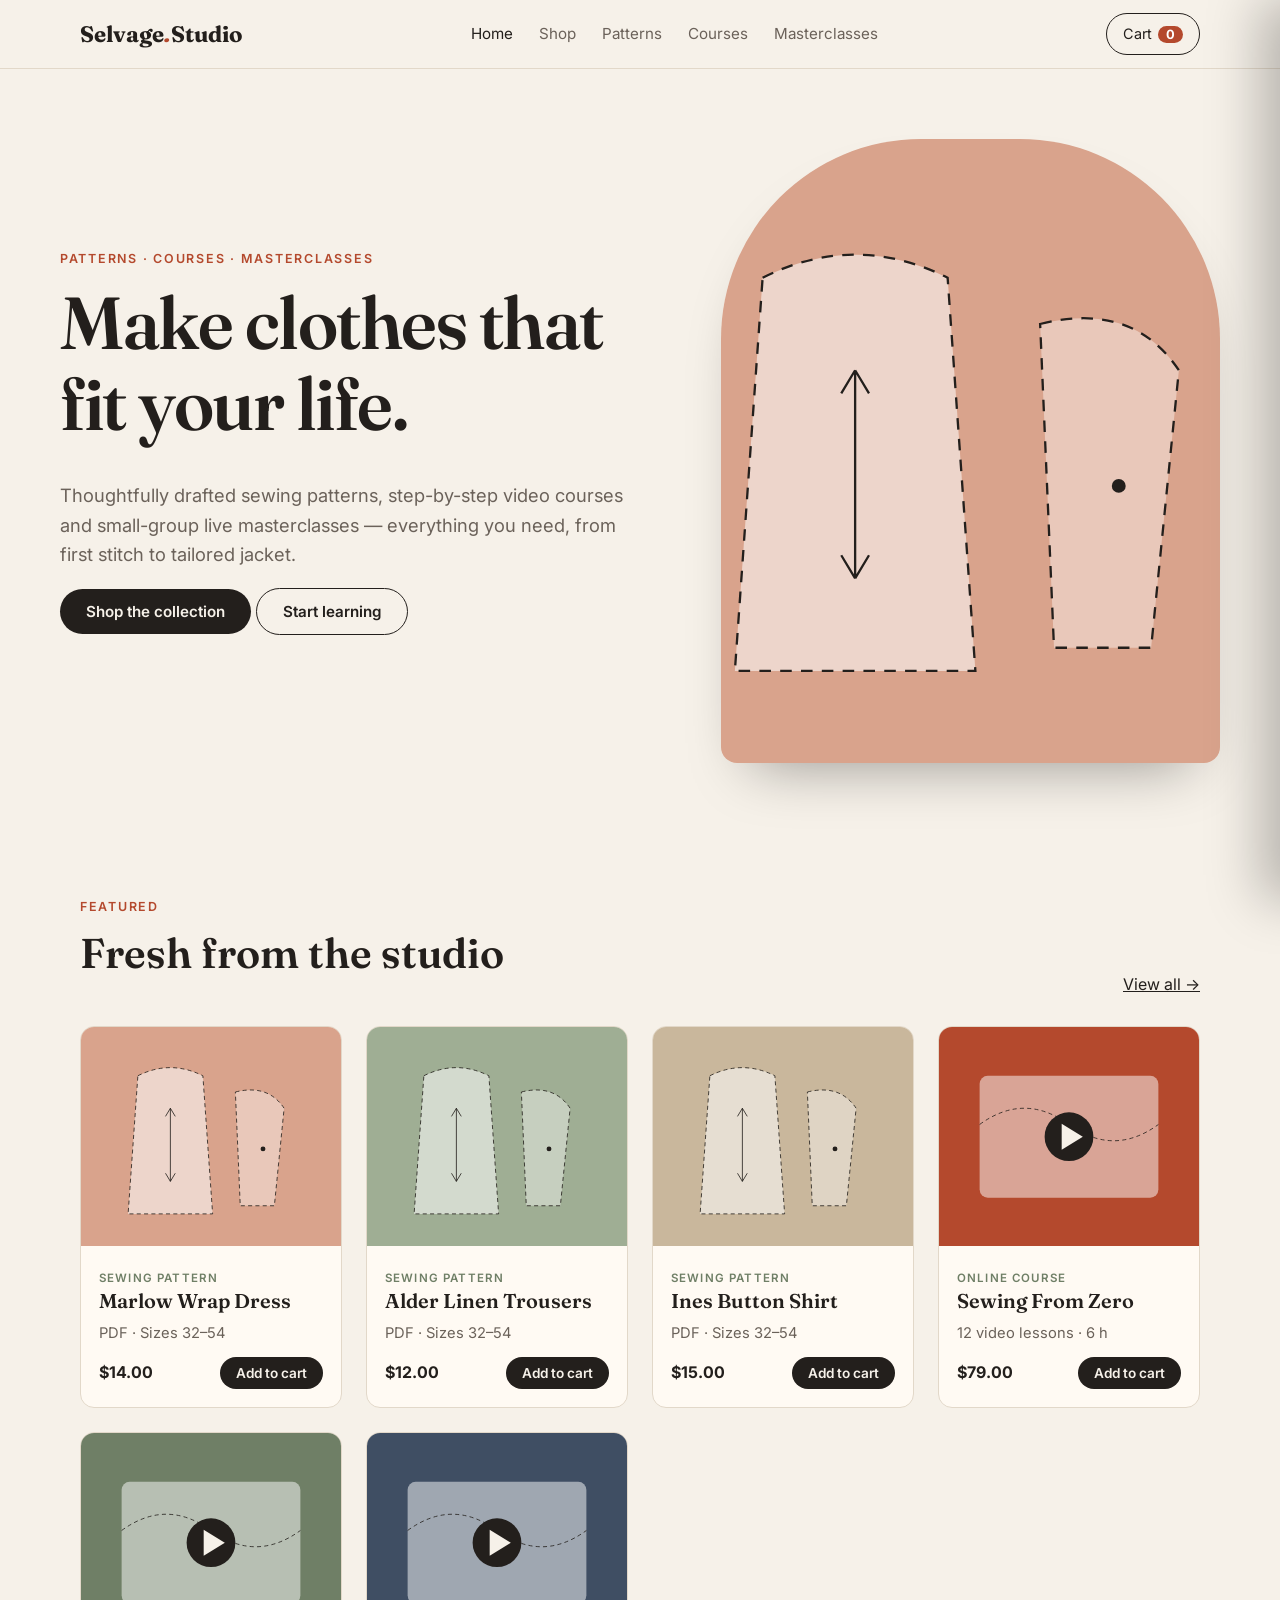
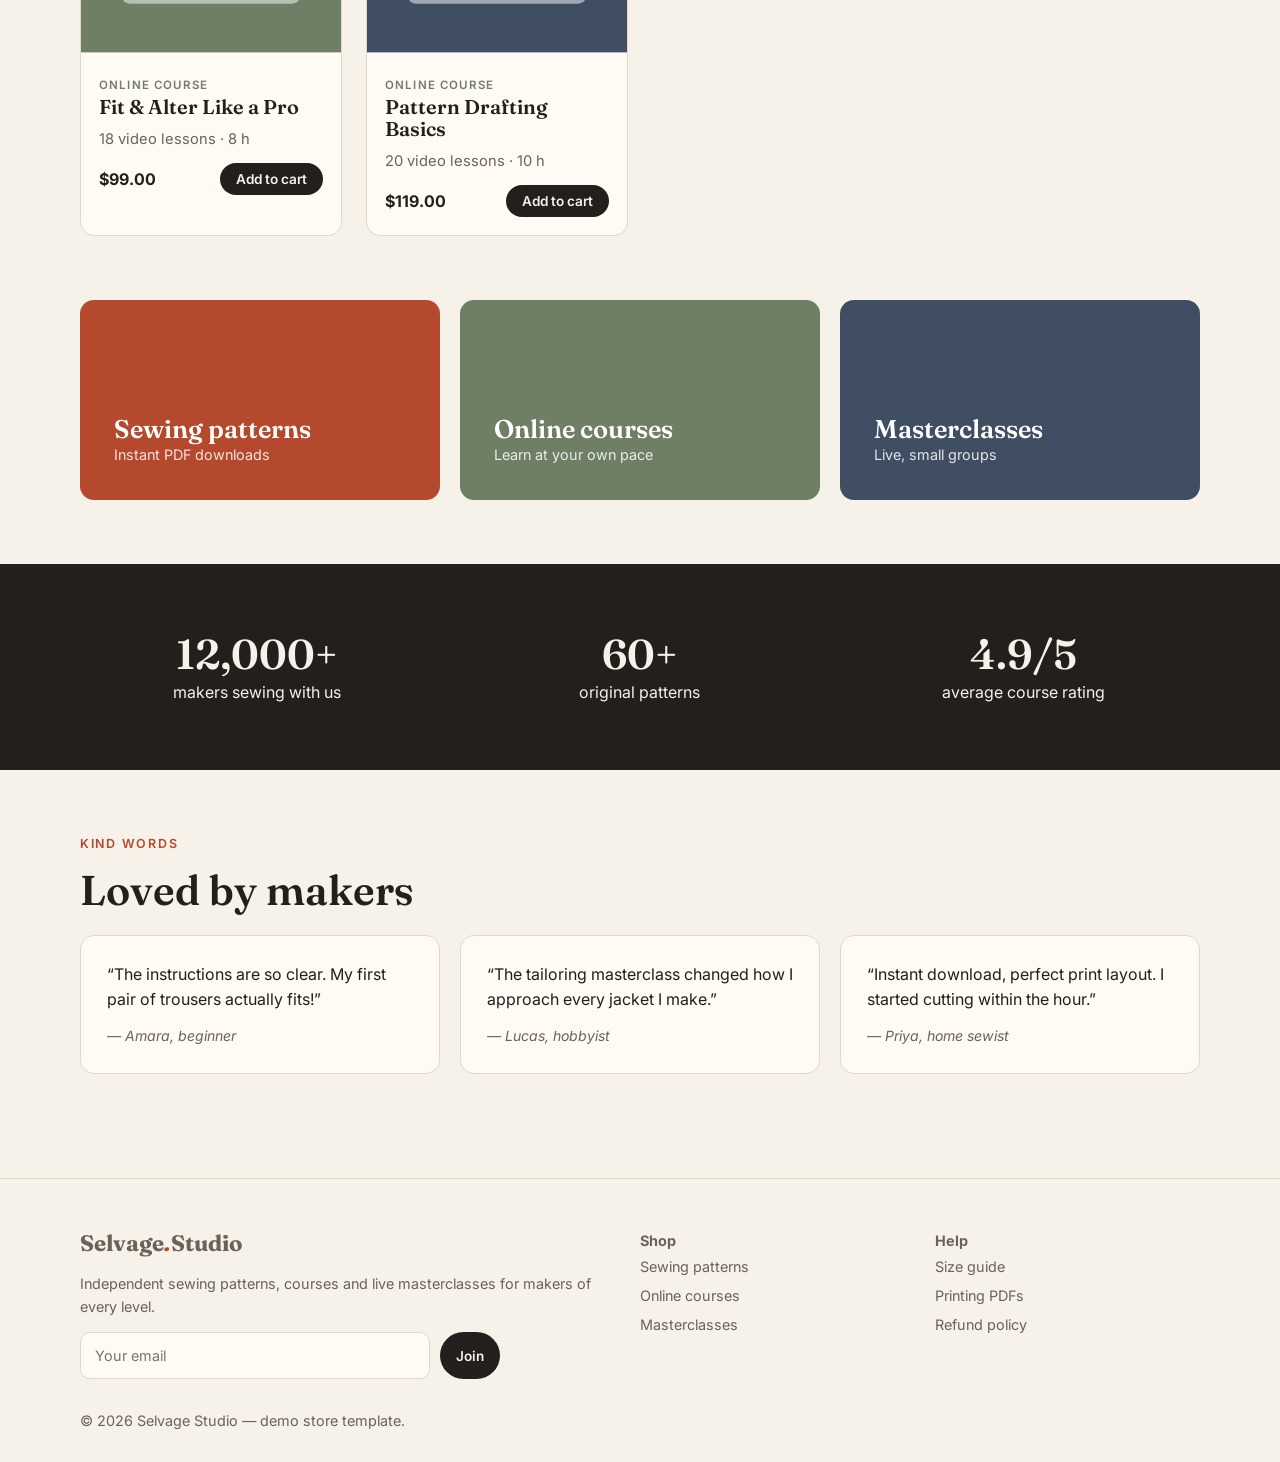
<file: index.html>
<!doctype html><html lang="en"><head><meta charset="utf-8"><meta name="viewport" content="width=device-width,initial-scale=1"><title>Selvage Studio — Sewing patterns, courses & masterclasses</title><meta name="description" content="Independent sewing patterns, online courses and live masterclasses."><link rel="icon" href="data:image/svg+xml,%3Csvg xmlns=%27http://www.w3.org/2000/svg%27 viewBox=%270 0 100 100%27%3E%3Ctext y=%27.9em%27 font-size=%2790%27%3E🧵%3C/text%3E%3C/svg%3E"><link rel="preconnect" href="https://fonts.googleapis.com"><link rel="preconnect" href="https://fonts.gstatic.com" crossorigin><link href="https://fonts.googleapis.com/css2?family=Fraunces:wght@600;700&family=Inter:wght@400;500;600&display=swap" rel="stylesheet"><link rel="stylesheet" href="css/style.css"></head>
<body data-page="home"><main><div class="wrap hero"><div><div class="eyebrow">Patterns · Courses · Masterclasses</div><h1>Make clothes that fit your life.</h1><p>Thoughtfully drafted sewing patterns, step-by-step video courses and small-group live masterclasses — everything you need, from first stitch to tailored jacket.</p><p><a class="btn" href="shop.html">Shop the collection</a> <a class="btn ghost" href="shop.html?f=course">Start learning</a></p></div><div class="heroart" id="hero"></div></div>
<section><div class="wrap"><div class="head"><div><div class="eyebrow">Featured</div><h2>Fresh from the studio</h2></div><a href="shop.html">View all →</a></div><div class="grid" id="featured"></div></div></section>
<section style="padding-top:0"><div class="wrap cats"><a class="cat reveal" style="background:#b4492d" href="shop.html?f=pattern"><h3>Sewing patterns</h3><span>Instant PDF downloads</span></a><a class="cat reveal" style="background:#6f7f66" href="shop.html?f=course"><h3>Online courses</h3><span>Learn at your own pace</span></a><a class="cat reveal" style="background:#3f4e63" href="shop.html?f=master"><h3>Masterclasses</h3><span>Live, small groups</span></a></div></section>
<section class="band"><div class="wrap"><div class="reveal"><b>12,000+</b>makers sewing with us</div><div class="reveal"><b>60+</b>original patterns</div><div class="reveal"><b>4.9/5</b>average course rating</div></div></section>
<section><div class="wrap"><div class="eyebrow">Kind words</div><h2>Loved by makers</h2><div class="quotes"><blockquote class="reveal">“The instructions are so clear. My first pair of trousers actually fits!”<cite>— Amara, beginner</cite></blockquote><blockquote class="reveal">“The tailoring masterclass changed how I approach every jacket I make.”<cite>— Lucas, hobbyist</cite></blockquote><blockquote class="reveal">“Instant download, perfect print layout. I started cutting within the hour.”<cite>— Priya, home sewist</cite></blockquote></div></div></section></main>
<script src="js/data.js"></script><script src="js/app.js"></script></body></html>
</file>
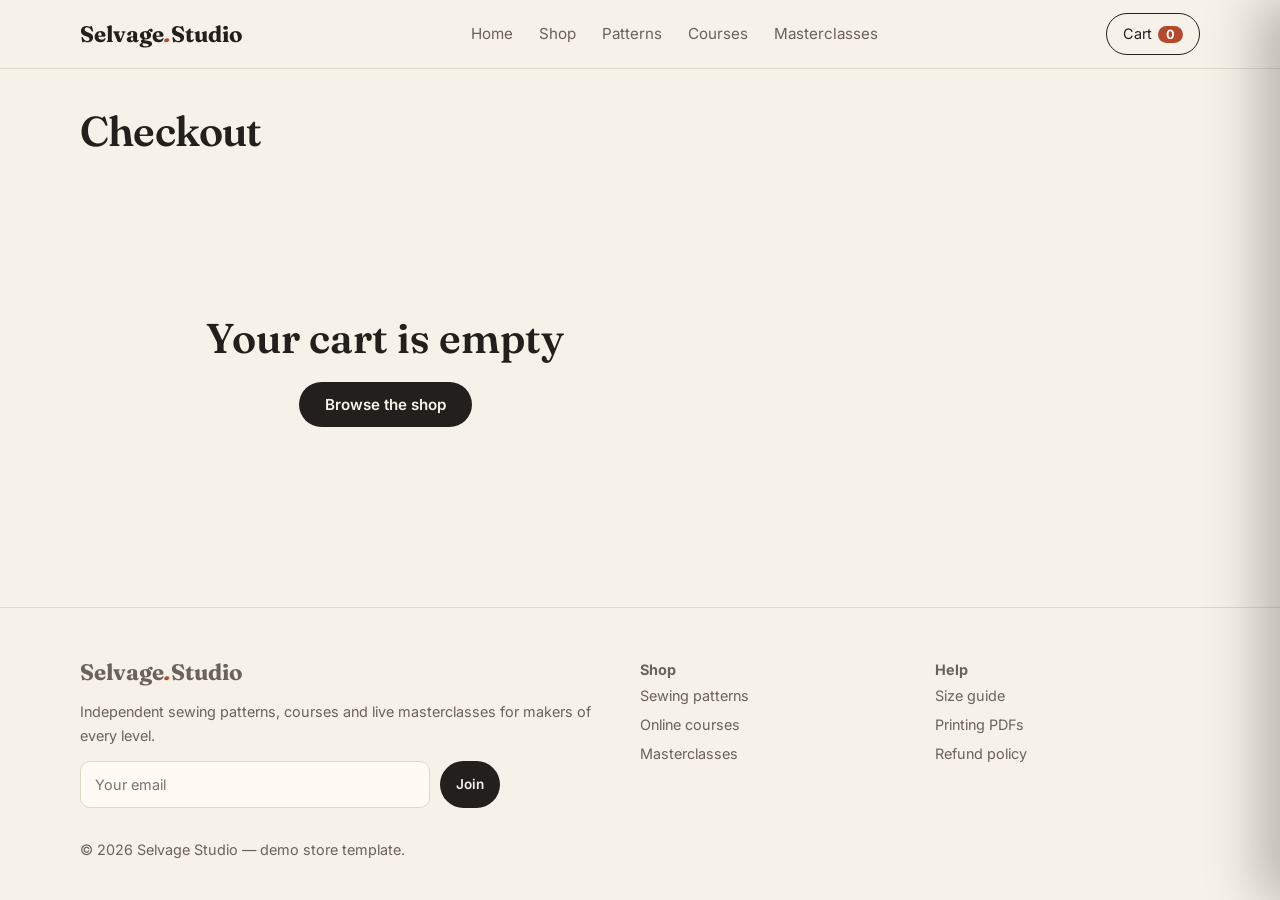
<file: checkout.html>
<!doctype html><html lang="en"><head><meta charset="utf-8"><meta name="viewport" content="width=device-width,initial-scale=1"><title>Checkout — Selvage Studio</title><meta name="description" content="Independent sewing patterns, online courses and live masterclasses."><link rel="icon" href="data:image/svg+xml,%3Csvg xmlns=%27http://www.w3.org/2000/svg%27 viewBox=%270 0 100 100%27%3E%3Ctext y=%27.9em%27 font-size=%2790%27%3E🧵%3C/text%3E%3C/svg%3E"><link rel="preconnect" href="https://fonts.googleapis.com"><link rel="preconnect" href="https://fonts.gstatic.com" crossorigin><link href="https://fonts.googleapis.com/css2?family=Fraunces:wght@600;700&family=Inter:wght@400;500;600&display=swap" rel="stylesheet"><link rel="stylesheet" href="css/style.css"></head>
<body data-page="checkout"><main class="wrap"><h1 style="font-size:2.6rem;margin-top:40px">Checkout</h1><div class="co" id="co"></div></main><script src="js/data.js"></script><script src="js/app.js"></script></body></html>
</file>
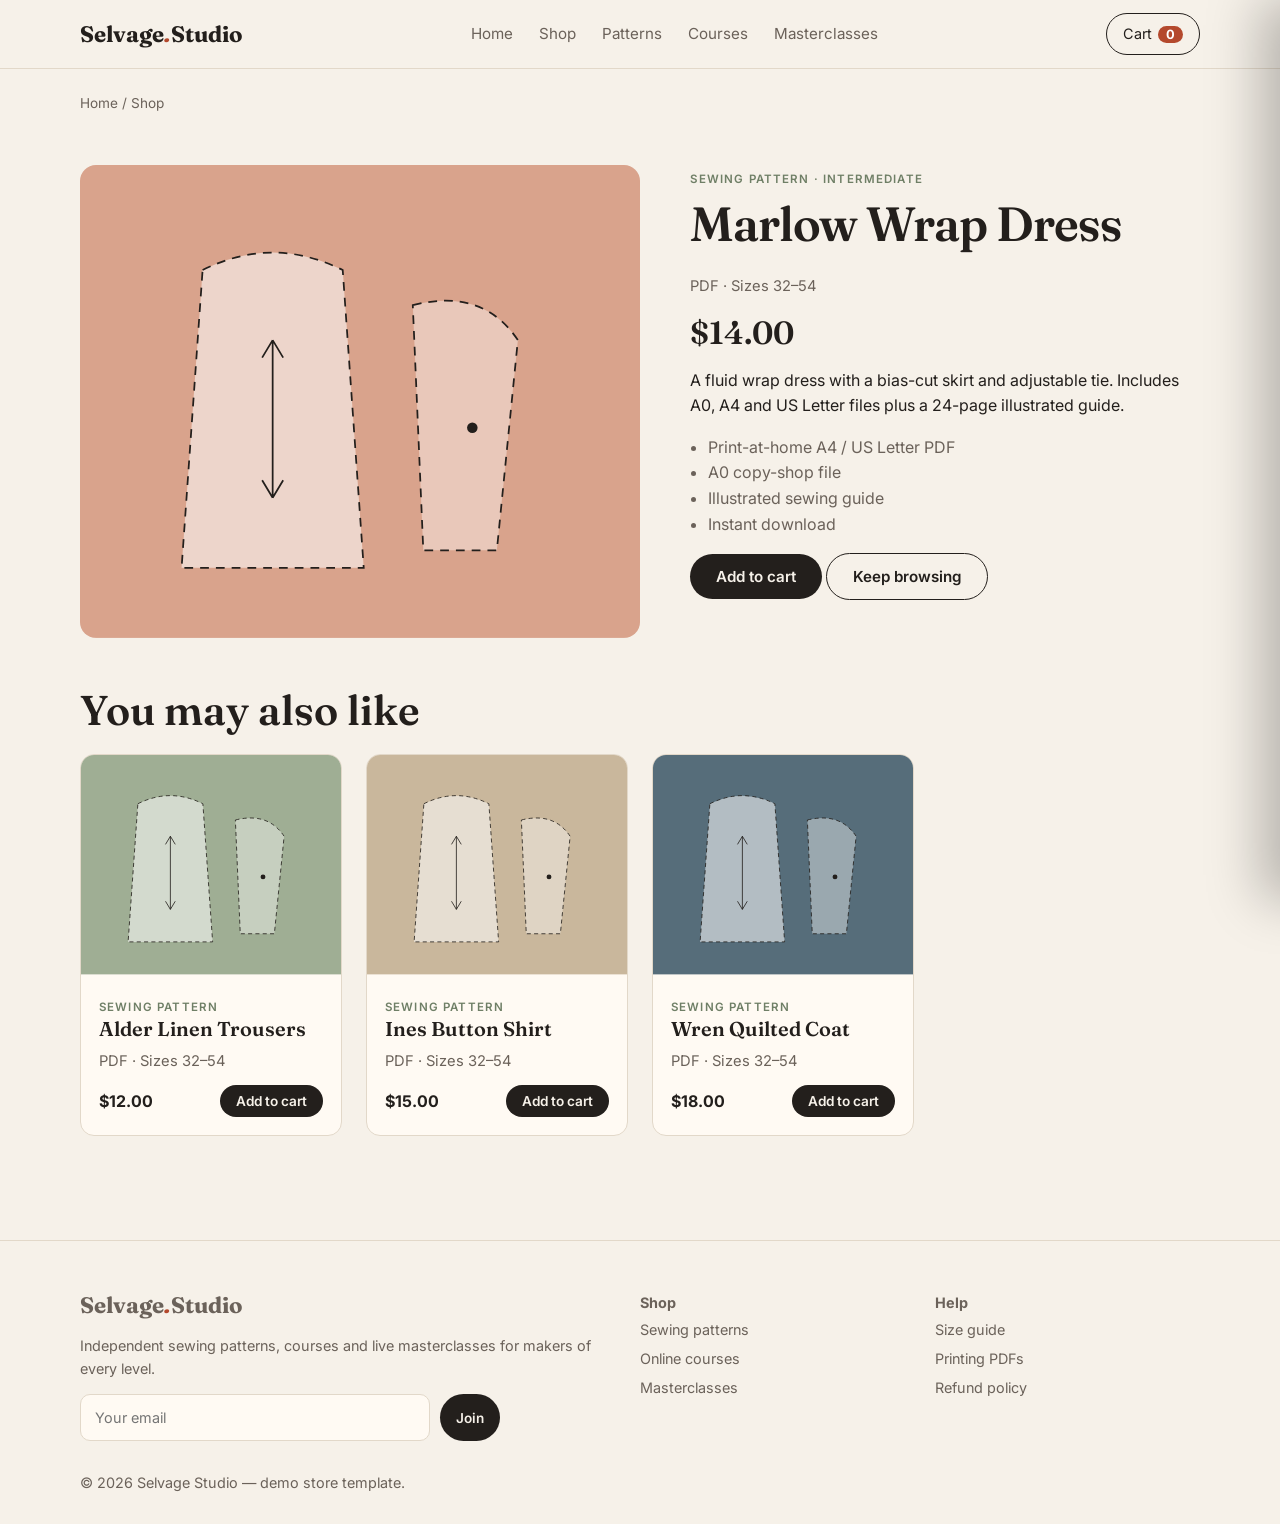
<file: product.html>
<!doctype html><html lang="en"><head><meta charset="utf-8"><meta name="viewport" content="width=device-width,initial-scale=1"><title>Product — Selvage Studio</title><meta name="description" content="Independent sewing patterns, online courses and live masterclasses."><link rel="icon" href="data:image/svg+xml,%3Csvg xmlns=%27http://www.w3.org/2000/svg%27 viewBox=%270 0 100 100%27%3E%3Ctext y=%27.9em%27 font-size=%2790%27%3E🧵%3C/text%3E%3C/svg%3E"><link rel="preconnect" href="https://fonts.googleapis.com"><link rel="preconnect" href="https://fonts.gstatic.com" crossorigin><link href="https://fonts.googleapis.com/css2?family=Fraunces:wght@600;700&family=Inter:wght@400;500;600&display=swap" rel="stylesheet"><link rel="stylesheet" href="css/style.css"></head>
<body data-page="product"><main class="wrap"><div class="crumbs"><a href="index.html">Home</a> / <a href="shop.html">Shop</a></div><div class="pd" id="pd"></div><section style="padding-top:0"><h2>You may also like</h2><div class="grid" id="rel"></div></section></main><script src="js/data.js"></script><script src="js/app.js"></script></body></html>
</file>
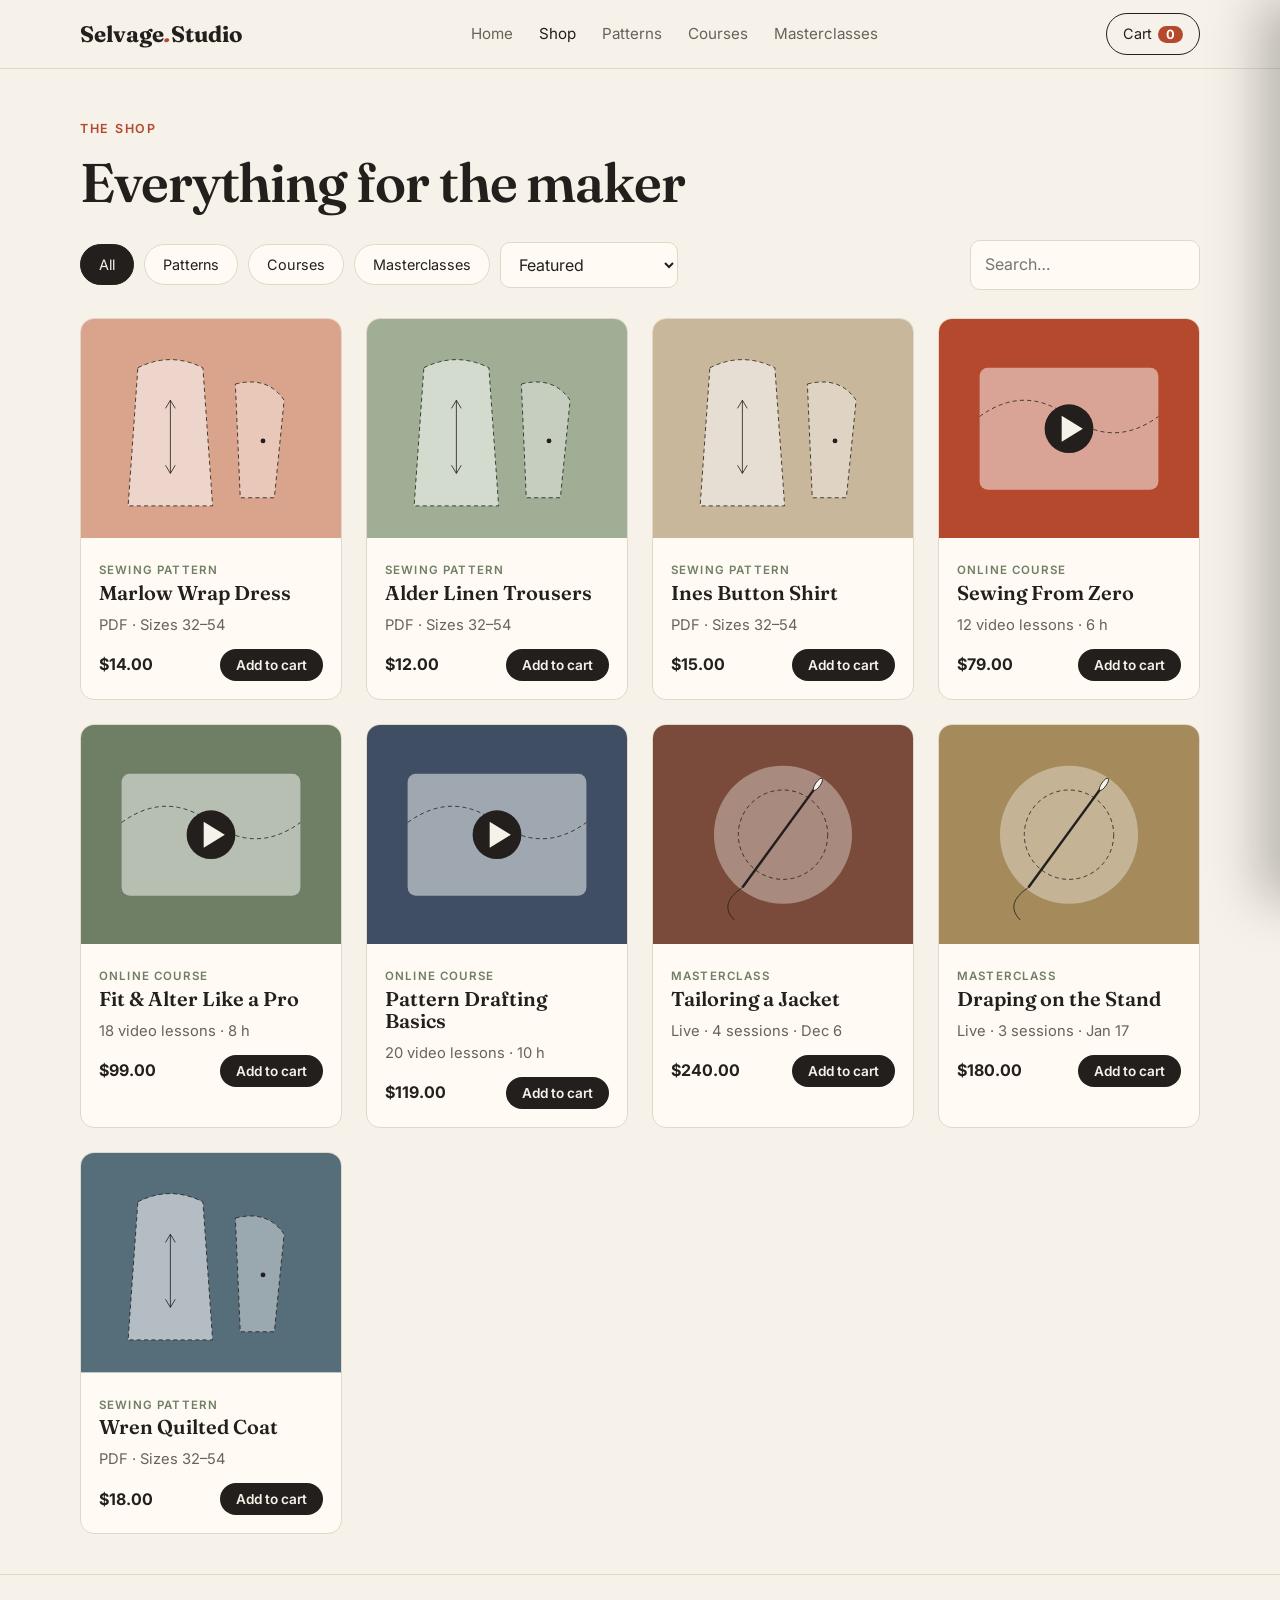
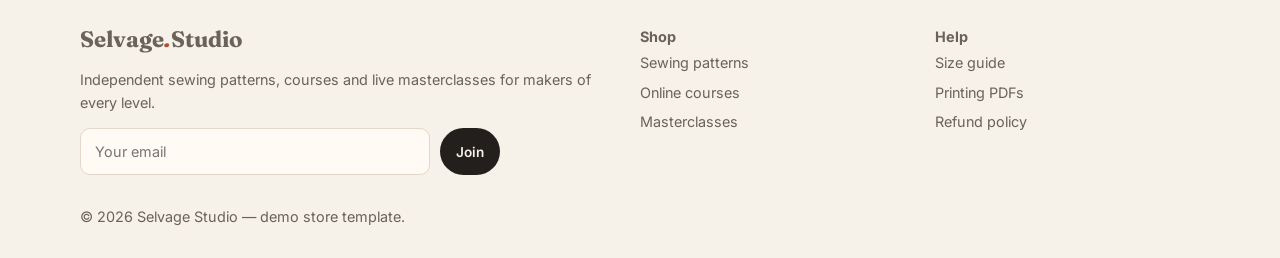
<file: shop.html>
<!doctype html><html lang="en"><head><meta charset="utf-8"><meta name="viewport" content="width=device-width,initial-scale=1"><title>Shop — Selvage Studio</title><meta name="description" content="Independent sewing patterns, online courses and live masterclasses."><link rel="icon" href="data:image/svg+xml,%3Csvg xmlns=%27http://www.w3.org/2000/svg%27 viewBox=%270 0 100 100%27%3E%3Ctext y=%27.9em%27 font-size=%2790%27%3E🧵%3C/text%3E%3C/svg%3E"><link rel="preconnect" href="https://fonts.googleapis.com"><link rel="preconnect" href="https://fonts.gstatic.com" crossorigin><link href="https://fonts.googleapis.com/css2?family=Fraunces:wght@600;700&family=Inter:wght@400;500;600&display=swap" rel="stylesheet"><link rel="stylesheet" href="css/style.css"></head>
<body data-page="shop"><main class="wrap" style="padding-top:50px"><div class="eyebrow">The shop</div><h1 style="font-size:clamp(2.2rem,5vw,3.4rem)">Everything for the maker</h1><div class="filters"><button class="chip on" data-f="all">All</button><button class="chip" data-f="pattern">Patterns</button><button class="chip" data-f="course">Courses</button><button class="chip" data-f="master">Masterclasses</button><select id="sort" aria-label="Sort"><option value="">Featured</option><option value="lo">Price: low to high</option><option value="hi">Price: high to low</option></select><input id="q" type="search" placeholder="Search…" aria-label="Search"></div><div class="grid" id="grid"></div></main><script src="js/data.js"></script><script src="js/app.js"></script></body></html>
</file>
<file: css/style.css>
:root{--bg:#f6f1e9;--ink:#231f1c;--mut:#6b625a;--ac:#b4492d;--sage:#6f7f66;--card:#fffaf3;--line:#e2d8c9;--f:'Fraunces',Georgia,serif;--s:'Inter',system-ui,sans-serif}
@media(prefers-color-scheme:dark){:root{--bg:#1c1917;--ink:#f3ece1;--mut:#a89f94;--card:#26221f;--line:#3a342f}}
*{box-sizing:border-box}html{scroll-behavior:smooth}body{margin:0;background:var(--bg);color:var(--ink);font:16px/1.6 var(--s)}
a{color:inherit}img,svg{max-width:100%;display:block}h1,h2,h3{font-family:var(--f);font-weight:600;line-height:1.1;margin:0 0 .5em}
h1{font-size:clamp(2.4rem,6vw,4.6rem);letter-spacing:-.02em}h2{font-size:clamp(1.8rem,3.5vw,2.6rem)}h3{font-size:1.25rem}
.wrap{max-width:1160px;margin:auto;padding:0 20px}.muted{color:var(--mut);margin:.2em 0 .8em;font-size:.92rem}
header.top{position:sticky;top:0;z-index:20;background:color-mix(in srgb,var(--bg) 88%,transparent);backdrop-filter:blur(10px);border-bottom:1px solid var(--line)}
.nav{display:flex;align-items:center;justify-content:space-between;height:68px}.logo{font:700 1.4rem var(--f);text-decoration:none}.logo i{color:var(--ac)}
.nav nav{display:flex;gap:26px}.nav nav a{text-decoration:none;font-size:.95rem;color:var(--mut)}.nav nav a:hover,.nav nav a.on{color:var(--ink)}
.cartbtn{background:none;border:1px solid var(--ink);color:var(--ink);border-radius:99px;padding:8px 16px;cursor:pointer;font:inherit;font-size:.9rem}
.cartbtn b{background:var(--ac);color:#fff;border-radius:99px;padding:1px 8px;margin-left:6px;font-size:.8rem}
.btn{display:inline-block;background:var(--ink);color:var(--bg);border:0;border-radius:99px;padding:13px 26px;font:600 .95rem var(--s);cursor:pointer;text-decoration:none;transition:transform .2s,background .2s}
.btn:hover{transform:translateY(-2px);background:var(--ac);color:#fff}.btn.sm{padding:8px 16px;font-size:.85rem}.btn.ghost{background:none;color:var(--ink);border:1px solid var(--ink)}.btn.full{width:100%}
.hero{display:grid;grid-template-columns:1.1fr .9fr;gap:50px;align-items:center;padding:70px 0}.hero p{font-size:1.15rem;color:var(--mut);max-width:48ch}
.eyebrow{font-size:.78rem;letter-spacing:.14em;text-transform:uppercase;color:var(--ac);font-weight:600;margin-bottom:14px}
.heroart{border-radius:200px 200px 16px 16px;overflow:hidden;aspect-ratio:4/5;box-shadow:0 30px 60px -30px rgba(0,0,0,.4)}.heroart svg{height:100%;width:100%}
section{padding:64px 0}.head{display:flex;justify-content:space-between;align-items:end;gap:20px;margin-bottom:28px;flex-wrap:wrap}
.grid{display:grid;grid-template-columns:repeat(auto-fill,minmax(260px,1fr));gap:24px}
.card{background:var(--card);border:1px solid var(--line);border-radius:14px;overflow:hidden;transition:transform .3s,box-shadow .3s}.card:hover{transform:translateY(-5px);box-shadow:0 18px 36px -20px rgba(0,0,0,.35)}
.art{display:block;aspect-ratio:320/270;overflow:hidden}.art svg{width:100%;height:100%;transition:transform .5s}.card:hover .art svg{transform:scale(1.05)}
.cb{padding:18px}.cb h3 a{text-decoration:none}.row{display:flex;justify-content:space-between;align-items:center}
.tag{font-size:.72rem;text-transform:uppercase;letter-spacing:.1em;color:var(--sage);font-weight:600}
.cats{display:grid;grid-template-columns:repeat(3,1fr);gap:20px}.cat{padding:34px;border-radius:14px;text-decoration:none;color:#fff;min-height:200px;display:flex;flex-direction:column;justify-content:end;transition:transform .3s}.cat:hover{transform:translateY(-4px)}.cat h3{font-size:1.6rem;margin:0}.cat span{opacity:.85;font-size:.9rem}
.band{background:var(--ink);color:var(--bg)}.band .wrap{display:grid;grid-template-columns:repeat(3,1fr);gap:30px;text-align:center}.band b{font:600 2.6rem var(--f);display:block}
.quotes{display:grid;grid-template-columns:repeat(3,1fr);gap:20px}.quotes blockquote{margin:0;background:var(--card);border:1px solid var(--line);border-radius:14px;padding:26px}.quotes cite{display:block;margin-top:12px;font-size:.88rem;color:var(--mut)}
.filters{display:flex;gap:10px;flex-wrap:wrap;align-items:center;margin-bottom:28px}.chip{border:1px solid var(--line);background:var(--card);color:var(--ink);border-radius:99px;padding:8px 18px;cursor:pointer;font:inherit;font-size:.9rem}.chip.on{background:var(--ink);color:var(--bg);border-color:var(--ink)}
input,select{font:inherit;color:var(--ink);background:var(--card);border:1px solid var(--line);border-radius:10px;padding:11px 14px;width:100%}input:focus,select:focus,button:focus-visible,a:focus-visible{outline:2px solid var(--ac);outline-offset:2px}
.filters input{max-width:230px;margin-left:auto}.filters select{width:auto}
.pd{display:grid;grid-template-columns:1.1fr 1fr;gap:50px;padding:50px 0}.pd .big{border-radius:16px;overflow:hidden}.pd .price{font:600 2rem var(--f);margin:14px 0}
.pd ul{padding-left:1.1em;color:var(--mut)}.crumbs{font-size:.85rem;color:var(--mut);padding-top:24px}.crumbs a{text-decoration:none}
#drawer{position:fixed;top:0;right:0;height:100%;width:min(400px,100%);background:var(--bg);z-index:40;transform:translateX(100%);transition:transform .35s;display:flex;flex-direction:column;padding:24px;box-shadow:-20px 0 50px rgba(0,0,0,.25)}#drawer.open{transform:none}
#veil{position:fixed;inset:0;background:rgba(0,0,0,.45);opacity:0;pointer-events:none;transition:.3s;z-index:30}#veil.open{opacity:1;pointer-events:auto}
.items{flex:1;overflow:auto}.it{display:grid;grid-template-columns:70px 1fr auto;gap:12px;align-items:center;padding:12px 0;border-bottom:1px solid var(--line)}.it .t{border-radius:8px;overflow:hidden;aspect-ratio:1}.it .t svg{height:100%;width:100%}.it small{color:var(--mut)}.x{background:none;border:0;color:var(--mut);cursor:pointer;text-decoration:underline;font:inherit;font-size:.8rem}
.tot{display:flex;justify-content:space-between;font:600 1.2rem var(--f);padding:16px 0}
.co{display:grid;grid-template-columns:1.3fr 1fr;gap:40px;padding:50px 0}.box{background:var(--card);border:1px solid var(--line);border-radius:14px;padding:26px}.box+.box{margin-top:20px}
.f2{display:grid;grid-template-columns:1fr 1fr;gap:12px}label{display:block;font-size:.85rem;color:var(--mut);margin:12px 0 5px}
.pay{display:grid;grid-template-columns:repeat(3,1fr);gap:10px;margin:12px 0}.pay label{margin:0;border:1px solid var(--line);border-radius:10px;padding:12px;text-align:center;cursor:pointer;color:var(--ink);font-size:.9rem}.pay input{display:none;width:auto}.pay label:has(input:checked){border-color:var(--ac);background:color-mix(in srgb,var(--ac) 10%,transparent)}
.sum div{display:flex;justify-content:space-between;padding:6px 0}.ok{text-align:center;padding:90px 20px}.ok .tick{width:70px;height:70px;border-radius:50%;background:var(--sage);color:#fff;font-size:2rem;display:grid;place-items:center;margin:0 auto 20px}
#toast{position:fixed;left:50%;bottom:28px;transform:translate(-50%,30px);background:var(--ink);color:var(--bg);padding:12px 22px;border-radius:99px;opacity:0;transition:.3s;z-index:60;font-size:.9rem}#toast.show{opacity:1;transform:translate(-50%,0)}
footer{border-top:1px solid var(--line);margin-top:40px;padding:50px 0 30px;color:var(--mut);font-size:.9rem}.fg{display:grid;grid-template-columns:2fr 1fr 1fr;gap:30px}footer a{display:block;text-decoration:none;padding:3px 0}
.news{display:flex;gap:10px;max-width:420px}.err{color:#c0392b;font-size:.82rem}
.reveal{opacity:0;transform:translateY(22px);transition:opacity .7s,transform .7s}.reveal.in{opacity:1;transform:none}
@media(max-width:820px){.hero,.pd,.co{grid-template-columns:1fr;gap:28px}.hero{padding:40px 0}.cats,.quotes,.band .wrap,.fg{grid-template-columns:1fr}.nav nav{display:none}.filters input{max-width:none;margin:0;width:100%}}
@media(prefers-reduced-motion:reduce){*{transition:none!important;scroll-behavior:auto}.reveal{opacity:1;transform:none}}
</file>
